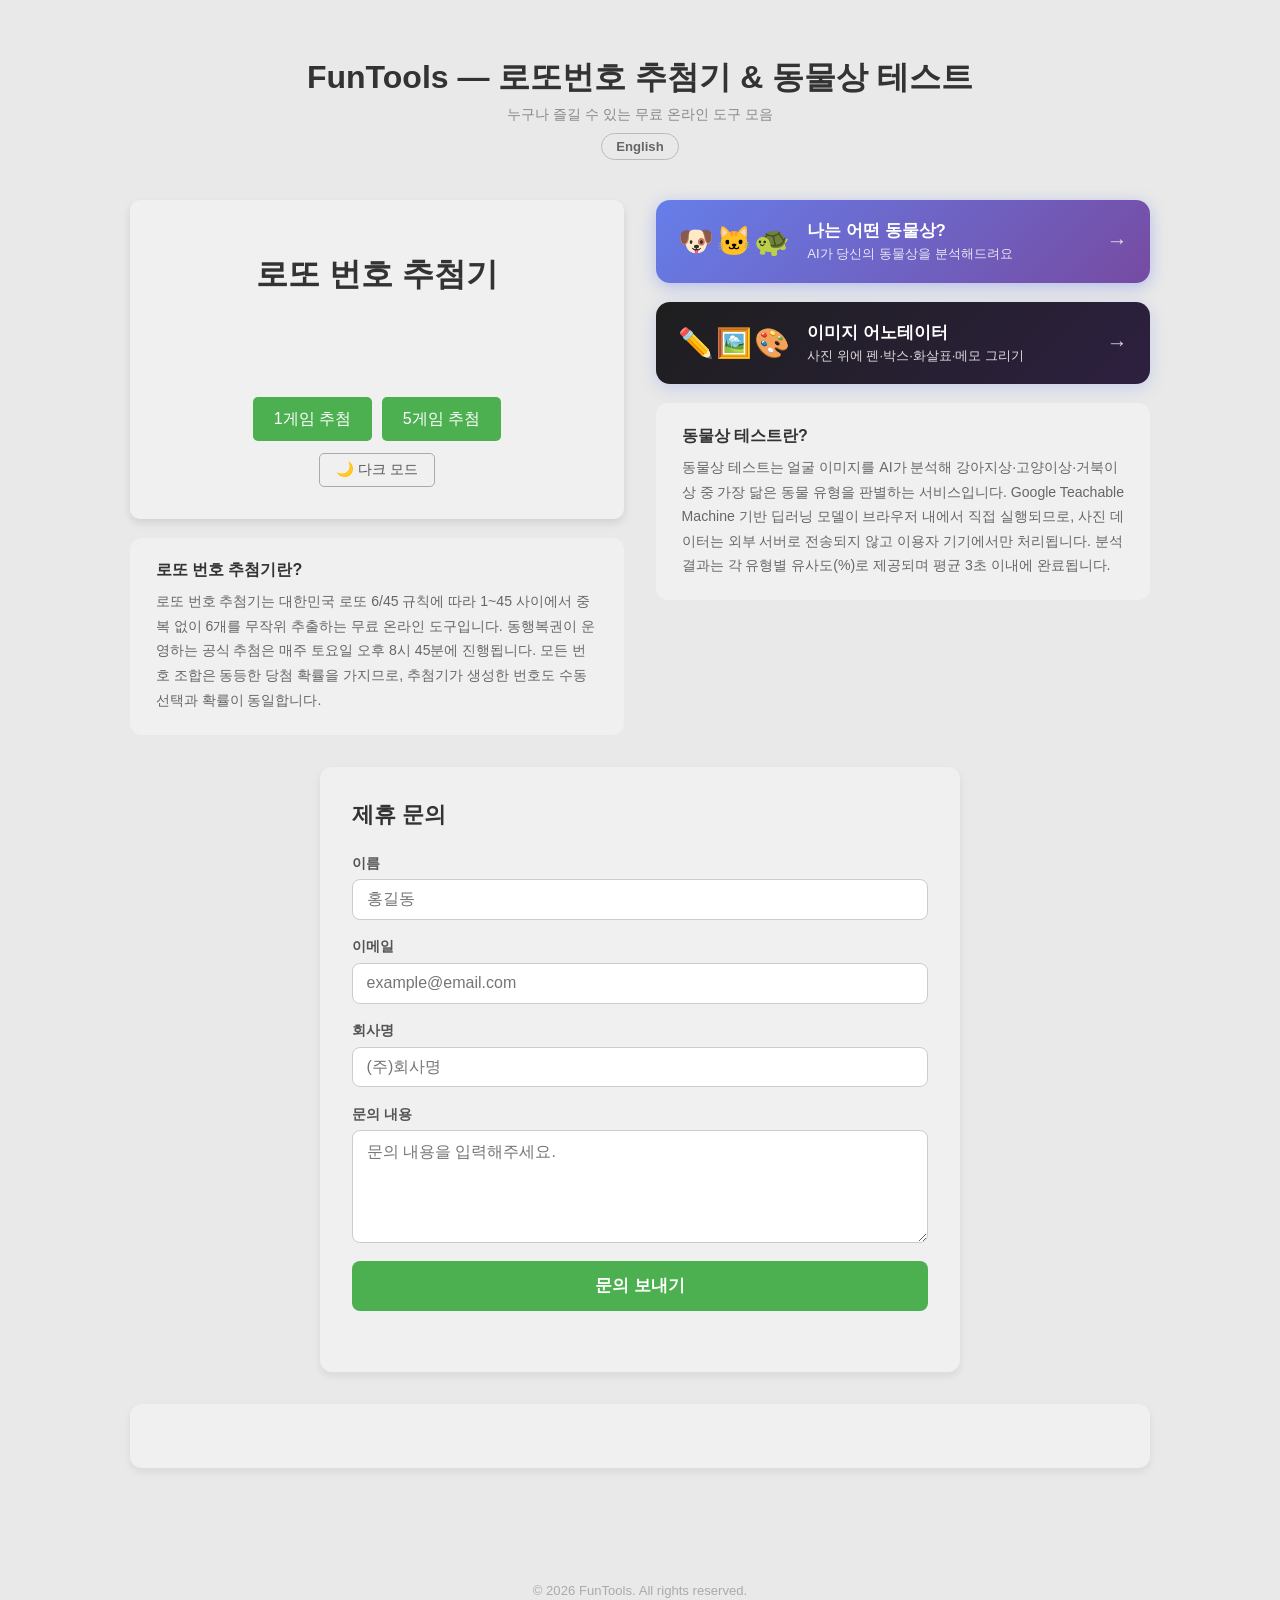
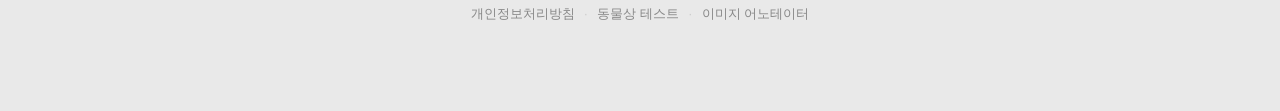
<file: index.html>
<!DOCTYPE html>
<html lang="ko">
<head>
    <!-- Google tag (gtag.js) -->
    <script async src="https://www.googletagmanager.com/gtag/js?id=G-L7MKMMWJH9"></script>
    <script>
      window.dataLayer = window.dataLayer || [];
      function gtag(){dataLayer.push(arguments);}
      gtag('js', new Date());

      gtag('config', 'G-L7MKMMWJH9');
    </script>
    <link rel="preconnect" href="https://www.googletagmanager.com">
    <link rel="preconnect" href="https://pagead2.googlesyndication.com" crossorigin>
    <link rel="dns-prefetch" href="https://www.clarity.ms">
    <meta charset="UTF-8">
    <meta name="viewport" content="width=device-width, initial-scale=1.0">
    <title>FunTools — 로또 번호 추첨기 & 동물상 테스트</title>
    <meta name="description" content="무료 온라인 도구 모음. AI 동물상 테스트로 내 얼굴이 어떤 동물을 닮았는지 알아보고, 로또 번호 추첨기로 행운의 번호를 뽑아보세요.">
    <meta name="keywords" content="동물상 테스트, 로또 번호 추첨기, AI 테스트, 무료 도구, 재미있는 테스트">
    <meta name="robots" content="index, follow">
    <meta name="author" content="FunTools">
    <meta name="theme-color" content="#667eea">
    <!-- Canonical -->
    <link rel="canonical" href="https://hamsterman.sbs/">
    <link rel="alternate" hreflang="x-default" href="https://hamsterman.sbs/">
    <!-- Open Graph -->
    <meta property="og:type" content="website">
    <meta property="og:site_name" content="FunTools">
    <meta property="og:title" content="FunTools — 로또 번호 추첨기 & 동물상 테스트">
    <meta property="og:description" content="무료 온라인 도구 모음. AI 동물상 테스트로 내 얼굴이 어떤 동물을 닮았는지 알아보고, 로또 번호 추첨기로 행운의 번호를 뽑아보세요.">
    <meta property="og:url" content="https://hamsterman.sbs/">
    <meta property="og:locale" content="ko_KR">
    <meta property="og:locale:alternate" content="en_US">
    <!-- Twitter Card -->
    <meta name="twitter:card" content="summary">
    <meta name="twitter:title" content="FunTools — 로또 번호 추첨기 & 동물상 테스트">
    <meta name="twitter:description" content="무료 온라인 도구 모음. AI 동물상 테스트로 내 얼굴이 어떤 동물을 닮았는지 알아보고, 로또 번호 추첨기로 행운의 번호를 뽑아보세요.">
    <!-- Structured Data -->
    <script type="application/ld+json">
    {
      "@context": "https://schema.org",
      "@type": "WebSite",
      "name": "FunTools",
      "url": "https://hamsterman.sbs/",
      "description": "무료 온라인 도구 모음 — 로또 번호 추첨기, AI 동물상 테스트",
      "inLanguage": ["ko", "en"]
    }
    </script>
    <script type="application/ld+json">
    {
      "@context": "https://schema.org",
      "@type": "ItemList",
      "name": "FunTools 도구 목록",
      "itemListElement": [
        {
          "@type": "ListItem",
          "position": 1,
          "name": "로또 번호 추첨기",
          "url": "https://hamsterman.sbs/"
        },
        {
          "@type": "ListItem",
          "position": 2,
          "name": "AI 동물상 테스트",
          "url": "https://hamsterman.sbs/animal-test.html"
        }
      ]
    }
    </script>
    <script type="application/ld+json">
    {
      "@context": "https://schema.org",
      "@type": "Organization",
      "name": "FunTools",
      "url": "https://hamsterman.sbs/",
      "description": "무료 온라인 도구 모음 서비스. 로또번호 추첨기와 AI 동물상 테스트를 무료로 제공합니다.",
      "foundingDate": "2026",
      "contactPoint": {
        "@type": "ContactPoint",
        "contactType": "customer support",
        "url": "https://hamsterman.sbs/#contact"
      }
    }
    </script>
    <script type="application/ld+json">
    {
      "@context": "https://schema.org",
      "@type": "FAQPage",
      "mainEntity": [
        {
          "@type": "Question",
          "name": "로또 번호 추첨기는 어떻게 작동하나요?",
          "acceptedAnswer": {
            "@type": "Answer",
            "text": "로또 번호 추첨기는 JavaScript 난수 알고리즘(Math.random)으로 1~45 사이에서 중복 없이 6개의 번호를 무작위 추출합니다. 모든 번호 조합은 동등한 확률을 가지며, 실제 로또 추첨과 완전히 독립적으로 생성됩니다."
          }
        },
        {
          "@type": "Question",
          "name": "로또 번호 추첨기는 무료인가요?",
          "acceptedAnswer": {
            "@type": "Answer",
            "text": "네, FunTools의 로또 번호 추첨기는 완전 무료입니다. 회원가입이나 앱 설치 없이 브라우저에서 즉시 이용 가능합니다."
          }
        },
        {
          "@type": "Question",
          "name": "동물상 테스트란 무엇인가요?",
          "acceptedAnswer": {
            "@type": "Answer",
            "text": "동물상 테스트는 얼굴 사진을 AI가 분석해 강아지상·고양이상·거북이상 중 가장 닮은 동물 유형을 판별하는 무료 서비스입니다. Google Teachable Machine 기반 모델이 브라우저에서 실행되어 사진이 외부로 전송되지 않습니다."
          }
        },
        {
          "@type": "Question",
          "name": "동물상 테스트는 어떤 동물상을 분석하나요?",
          "acceptedAnswer": {
            "@type": "Answer",
            "text": "강아지상, 고양이상, 거북이상 세 가지 유형을 분석합니다. 결과는 각 유형별 유사도(%)로 수치 제공되며, 평균 3초 이내에 완료됩니다."
          }
        }
      ]
    }
    </script>
    <link rel="icon" href="hamsterman.ico" type="image/x-icon">
    <link rel="stylesheet" href="style.css">
    <meta name="google-adsense-account" content="ca-pub-7044177607385540">
    <script async src="https://pagead2.googlesyndication.com/pagead/js/adsbygoogle.js?client=ca-pub-7044177607385540" crossorigin="anonymous"></script>
</head>
<body>
<div class="page-outer">
    <div class="page-wrapper">

        <header class="site-header">
            <h1 class="site-title" data-i18n="site-h1">FunTools — 로또번호 추첨기 & 동물상 테스트</h1>
            <p class="site-desc" data-i18n="site-desc">누구나 즐길 수 있는 무료 온라인 도구 모음</p>
            <button class="lang-toggle" onclick="Lang.toggle()">English</button>
        </header>

        <!-- 2-column on desktop, 1-column on mobile -->
        <div class="tools-grid">
            <div class="tool-col">
                <lotto-generator></lotto-generator>
                <section class="content-section">
                    <h2 class="section-title" data-i18n="lotto-section-title">로또 번호 추첨기란?</h2>
                    <p class="section-text" data-i18n="lotto-section-text">로또 번호 추첨기는 1~45 사이의 숫자 중 6개를 무작위로 선택해주는 도구입니다. 매주 토요일 진행되는 대한민국 로또 6/45에 사용할 번호를 간편하게 생성할 수 있습니다. 버튼 한 번으로 완전 무작위 번호를 즉시 확인하세요.</p>
                </section>
            </div>
            <div class="tool-col">
                <a href="animal-test.html" class="animal-banner">
                    <div class="animal-banner-icons">🐶🐱🐢</div>
                    <div class="animal-banner-text">
                        <strong data-i18n="animal-banner-title">나는 어떤 동물상?</strong>
                        <span data-i18n="animal-banner-sub">AI가 당신의 동물상을 분석해드려요</span>
                    </div>
                    <div class="animal-banner-arrow">→</div>
                </a>
                <a href="image-editor.html" class="animal-banner" style="background:linear-gradient(135deg,#1e1e1e,#2d2040);box-shadow:0 4px 16px rgba(102,126,234,0.25)">
                    <div class="animal-banner-icons">✏️🖼️🎨</div>
                    <div class="animal-banner-text">
                        <strong data-i18n="editor-banner-title">이미지 어노테이터</strong>
                        <span data-i18n="editor-banner-sub">사진 위에 펜·박스·화살표·메모 그리기</span>
                    </div>
                    <div class="animal-banner-arrow">→</div>
                </a>
                <section class="content-section">
                    <h2 class="section-title" data-i18n="animal-section-title">동물상 테스트란?</h2>
                    <p class="section-text" data-i18n="animal-section-text">동물상 테스트는 사진 한 장으로 내 얼굴이 어떤 동물을 닮았는지 AI가 분석해주는 재미있는 테스트입니다. 강아지상, 고양이상, 거북이상 중 어떤 동물의 특징을 가지고 있는지 확인해보세요. Google Teachable Machine 기술을 활용하여 브라우저에서 직접 이미지를 분석하며, 업로드한 사진은 외부 서버로 전송되지 않아 개인정보가 안전하게 보호됩니다.</p>
                </section>
            </div>
        </div>

        <section class="contact-section">
            <h2 data-i18n="contact-title">제휴 문의</h2>
            <form id="contact-form" action="https://formspree.io/f/mvzdazzj" method="POST">
                <div class="form-group">
                    <label for="name" data-i18n="label-name">이름</label>
                    <input type="text" id="name" name="name" data-i18n-placeholder="ph-name" placeholder="홍길동" required>
                </div>
                <div class="form-group">
                    <label for="email" data-i18n="label-email">이메일</label>
                    <input type="email" id="email" name="email" placeholder="example@email.com" required>
                </div>
                <div class="form-group">
                    <label for="company" data-i18n="label-company">회사명</label>
                    <input type="text" id="company" name="company" data-i18n-placeholder="ph-company" placeholder="(주)회사명">
                </div>
                <div class="form-group">
                    <label for="message" data-i18n="label-message">문의 내용</label>
                    <textarea id="message" name="message" rows="5" data-i18n-placeholder="ph-message" placeholder="문의 내용을 입력해주세요." required></textarea>
                </div>
                <button type="submit" class="submit-btn" data-i18n="submit-btn">문의 보내기</button>
                <p class="form-status" id="form-status"></p>
            </form>
        </section>

        <section class="disqus-section">
            <div id="disqus_thread"></div>
            <script>
                (function() {
                    var d = document, s = d.createElement('script');
                    s.src = 'https://product-001.disqus.com/embed.js';
                    s.setAttribute('data-timestamp', +new Date());
                    (d.head || d.body).appendChild(s);
                })();
            </script>
            <noscript>Please enable JavaScript to view the <a href="https://disqus.com/?ref_noscript">comments powered by Disqus.</a></noscript>
        </section>

        <!-- AddToAny BEGIN -->
        <div class="a2a_kit a2a_kit_size_32 a2a_default_style" style="text-align:center;padding:1rem 0;">
        <a class="a2a_dd" href="https://www.addtoany.com/share"></a>
        <a class="a2a_button_facebook"></a>
        <a class="a2a_button_mastodon"></a>
        <a class="a2a_button_email"></a>
        <a class="a2a_button_kakao"></a>
        <a class="a2a_button_line"></a>
        <a class="a2a_button_x"></a>
        <a class="a2a_button_reddit"></a>
        <a class="a2a_button_twitter"></a>
        <a class="a2a_button_wechat"></a>
        </div>
        <script defer src="https://static.addtoany.com/menu/page.js"></script>
        <!-- AddToAny END -->

        <footer class="site-footer">
            <p>© 2026 FunTools. All rights reserved.</p>
            <nav class="footer-nav">
                <a href="privacy.html" data-i18n="footer-privacy">개인정보처리방침</a>
                <span>·</span>
                <a href="animal-test.html" data-i18n="footer-animal">동물상 테스트</a>
                <span>·</span>
                <a href="image-editor.html" data-i18n="footer-editor">이미지 어노테이터</a>
            </nav>
        </footer>

    </div>
</div>

<script src="i18n.js"></script>
<script src="main.js"></script>
<script>
    window.TRANSLATIONS = {
        ko: {
            'page-title': 'FunTools — 로또 번호 추첨기 & 동물상 테스트',
            'site-h1': 'FunTools — 로또번호 추첨기 & 동물상 테스트',
            'site-desc': '누구나 즐길 수 있는 무료 온라인 도구 모음',
            'lotto-section-title': '로또 번호 추첨기란?',
            'lotto-section-text': '로또 번호 추첨기는 대한민국 로또 6/45 규칙에 따라 1~45 사이에서 중복 없이 6개를 무작위 추출하는 무료 온라인 도구입니다. 동행복권이 운영하는 공식 추첨은 매주 토요일 오후 8시 45분에 진행됩니다. 모든 번호 조합은 동등한 당첨 확률을 가지므로, 추첨기가 생성한 번호도 수동 선택과 확률이 동일합니다.',
            'animal-banner-title': '나는 어떤 동물상?',
            'animal-banner-sub': 'AI가 당신의 동물상을 분석해드려요',
            'editor-banner-title': '이미지 어노테이터',
            'editor-banner-sub': '사진 위에 펜·박스·화살표·메모 그리기',
            'animal-section-title': '동물상 테스트란?',
            'animal-section-text': '동물상 테스트는 얼굴 이미지를 AI가 분석해 강아지상·고양이상·거북이상 중 가장 닮은 동물 유형을 판별하는 서비스입니다. Google Teachable Machine 기반 딥러닝 모델이 브라우저 내에서 직접 실행되므로, 사진 데이터는 외부 서버로 전송되지 않고 이용자 기기에서만 처리됩니다. 분석 결과는 각 유형별 유사도(%)로 제공되며 평균 3초 이내에 완료됩니다.',
            'contact-title': '제휴 문의',
            'label-name': '이름', 'label-email': '이메일', 'label-company': '회사명', 'label-message': '문의 내용',
            'ph-name': '홍길동', 'ph-company': '(주)회사명', 'ph-message': '문의 내용을 입력해주세요.',
            'submit-btn': '문의 보내기',
            'footer-privacy': '개인정보처리방침', 'footer-animal': '동물상 테스트', 'footer-editor': '이미지 어노테이터',
            'form-success': '문의가 접수되었습니다. 감사합니다!',
            'form-error': '전송에 실패했습니다. 다시 시도해주세요.',
            'form-sending': '전송 중...',
        },
        en: {
            'page-title': 'FunTools — Power Ball Generator & Animal Face Test',
            'site-h1': 'FunTools — Power Ball Generator & Animal Face Test',
            'site-desc': 'A free collection of fun online tools for everyone',
            'lotto-section-title': 'What is the Power Ball Generator?',
            'lotto-section-text': 'The Power Ball Generator is a free online tool that randomly selects 6 unique numbers from 1–45. Generate 1 game for a quick pick, or draw 5 games at once to cover more combinations. Every number set has an equal probability — machine-generated picks carry the same odds as any hand-chosen set.',
            'animal-banner-title': 'Which Animal Do I Resemble?',
            'animal-banner-sub': 'AI analyzes your animal face type from a photo',
            'editor-banner-title': 'Image Annotator',
            'editor-banner-sub': 'Draw pens, boxes, arrows & notes on photos',
            'animal-section-title': 'What is the Animal Face Test?',
            'animal-section-text': 'The Animal Face Test uses a deep learning model (Google Teachable Machine) to classify your face as a Dog, Cat, or Turtle type. All AI inference runs directly in your browser — your photo is never transmitted to any server. Results show a similarity score (%) for each animal type and are ready within an average of 3 seconds.',
            'contact-title': 'Partnership Inquiry',
            'label-name': 'Name', 'label-email': 'Email', 'label-company': 'Company', 'label-message': 'Message',
            'ph-name': 'John Doe', 'ph-company': 'Company Name', 'ph-message': 'Please enter your inquiry.',
            'submit-btn': 'Send Inquiry',
            'footer-privacy': 'Privacy Policy', 'footer-animal': 'Animal Face Test', 'footer-editor': 'Image Annotator',
            'form-success': 'Your inquiry has been received. Thank you!',
            'form-error': 'Failed to send. Please try again.',
            'form-sending': 'Sending...',
        }
    };

    Lang.init();

    const form = document.getElementById('contact-form');
    const status = document.getElementById('form-status');

    form.addEventListener('submit', async (e) => {
        e.preventDefault();
        const btn = form.querySelector('.submit-btn');
        const t = window.TRANSLATIONS[Lang.get()];
        btn.disabled = true;
        btn.textContent = t['form-sending'];

        const res = await fetch(form.action, {
            method: 'POST',
            body: new FormData(form),
            headers: { 'Accept': 'application/json' }
        });

        if (res.ok) {
            status.textContent = t['form-success'];
            status.className = 'form-status success';
            form.reset();
        } else {
            status.textContent = t['form-error'];
            status.className = 'form-status error';
        }

        btn.disabled = false;
        btn.textContent = t['submit-btn'];
    });
</script>
<script>(function(c,l,a,r,i,t,y){c[a]=c[a]||function(){(c[a].q=c[a].q||[]).push(arguments)};t=l.createElement(r);t.async=1;t.src="https://www.clarity.ms/tag/"+i;y=l.getElementsByTagName(r)[0];y.parentNode.insertBefore(t,y)})(window,document,"clarity","script","wfk1ps9vyi");</script>
</body>
</html>
</file>
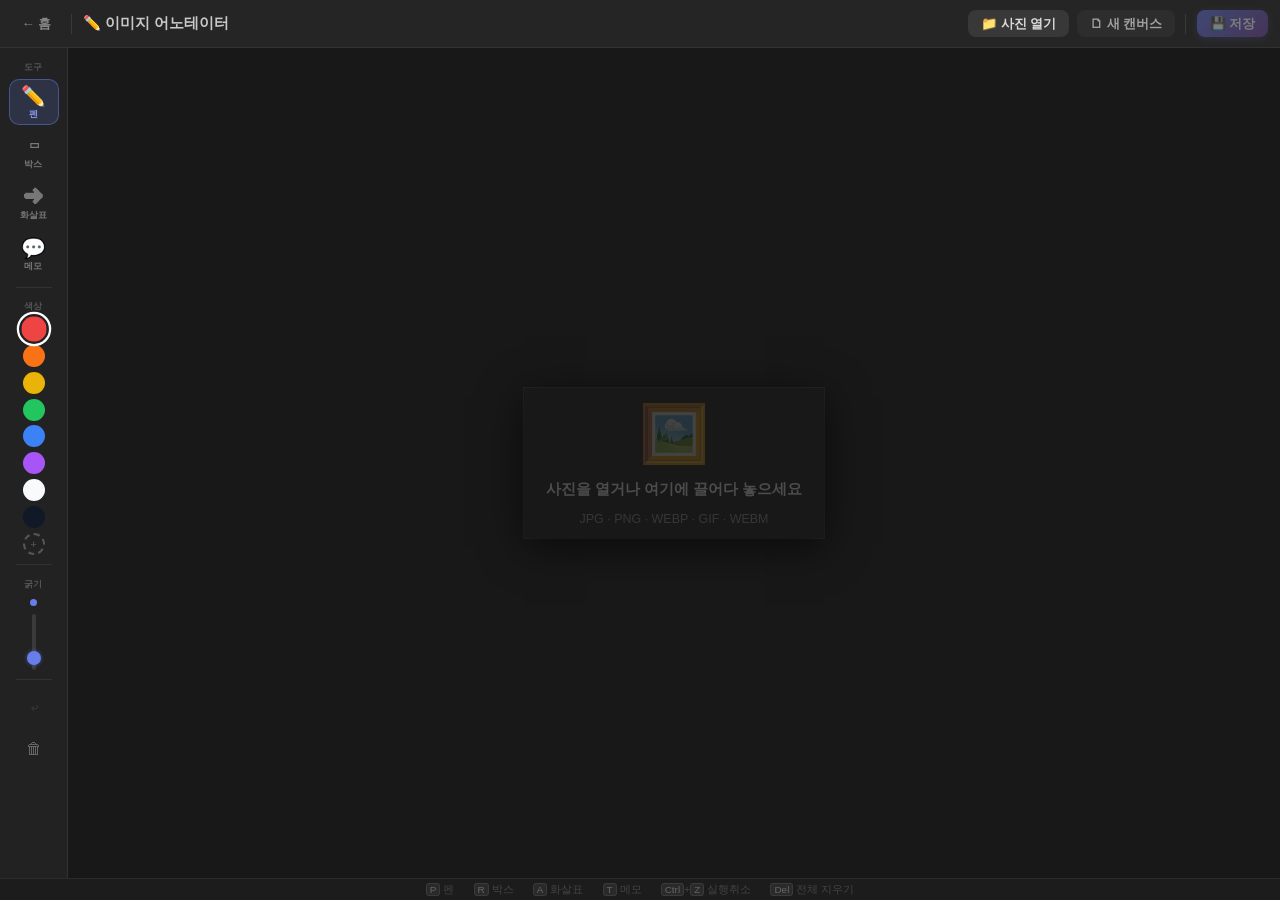
<file: image-editor.html>
<!DOCTYPE html>
<html lang="ko">
<head>
    <!-- Google tag (gtag.js) -->
    <script async src="https://www.googletagmanager.com/gtag/js?id=G-L7MKMMWJH9"></script>
    <script>
      window.dataLayer = window.dataLayer || [];
      function gtag(){dataLayer.push(arguments);}
      gtag('js', new Date());
      gtag('config', 'G-L7MKMMWJH9');
    </script>
    <link rel="preconnect" href="https://www.googletagmanager.com">
    <link rel="preconnect" href="https://pagead2.googlesyndication.com" crossorigin>
    <meta charset="UTF-8">
    <meta name="viewport" content="width=device-width, initial-scale=1.0">
    <title>이미지 어노테이터 — 사진 위에 펜·박스·화살표·메모 | FunTools</title>
    <meta name="description" content="사진 위에 펜, 박스, 화살표, 스티커 메모로 자유롭게 낙서하고 메모하세요. 무료 브라우저 기반 이미지 어노테이션 도구.">
    <meta name="keywords" content="이미지 편집, 사진 낙서, 어노테이션, 화살표, 메모, 이미지 마킹">
    <meta name="robots" content="index, follow">
    <meta name="author" content="FunTools">
    <meta name="theme-color" content="#1e1e1e">
    <link rel="canonical" href="https://hamsterman.sbs/image-editor.html">
    <link rel="alternate" hreflang="x-default" href="https://hamsterman.sbs/image-editor.html">
    <meta property="og:type" content="website">
    <meta property="og:site_name" content="FunTools">
    <meta property="og:title" content="이미지 어노테이터 — 사진에 펜·박스·화살표·메모">
    <meta property="og:description" content="사진 위에 펜, 박스, 화살표, 스티커 메모로 자유롭게 낙서하고 메모하세요. 무료 브라우저 기반 어노테이션 도구.">
    <meta property="og:url" content="https://hamsterman.sbs/image-editor.html">
    <meta property="og:locale" content="ko_KR">
    <meta name="twitter:card" content="summary">
    <meta name="twitter:title" content="이미지 어노테이터 — 사진에 펜·박스·화살표·메모">
    <meta name="twitter:description" content="사진 위에 펜, 박스, 화살표, 스티커 메모로 자유롭게 낙서하고 메모하세요.">
    <link rel="icon" href="hamsterman.ico" type="image/x-icon">
    <script async src="https://pagead2.googlesyndication.com/pagead/js/adsbygoogle.js?client=ca-pub-7044177607385540" crossorigin="anonymous"></script>
    <style>
        * { box-sizing: border-box; margin: 0; padding: 0; }

        body {
            background: #1a1a1a;
            color: #e6e6e6;
            font-family: 'Apple SD Gothic Neo', 'Noto Sans KR', sans-serif;
            display: flex;
            flex-direction: column;
            height: 100dvh;
            overflow: hidden;
            user-select: none;
            -webkit-user-select: none;
        }

        /* ── Top bar ─────────────────────────────────── */
        .topbar {
            display: flex;
            align-items: center;
            gap: 0.5rem;
            padding: 0 0.75rem;
            height: 48px;
            background: #252525;
            border-bottom: 1px solid #333;
            flex-shrink: 0;
            z-index: 20;
        }

        .topbar-home {
            display: flex;
            align-items: center;
            gap: 0.25rem;
            padding: 0.3rem 0.6rem;
            border-radius: 8px;
            background: transparent;
            color: rgba(230,230,230,0.5);
            text-decoration: none;
            font-size: 0.82rem;
            font-weight: 600;
            transition: background 0.15s, color 0.15s;
            white-space: nowrap;
        }
        .topbar-home:hover { background: rgba(255,255,255,0.08); color: #e6e6e6; }

        .topbar-title {
            font-size: 0.92rem;
            font-weight: 700;
            color: #c8c8c8;
            flex: 1;
            white-space: nowrap;
            overflow: hidden;
            text-overflow: ellipsis;
        }

        .topbar-sep { width: 1px; height: 20px; background: #3a3a3a; margin: 0 0.15rem; }

        .topbar-btn {
            padding: 0.3rem 0.8rem;
            border: none;
            border-radius: 8px;
            font-size: 0.82rem;
            font-weight: 700;
            cursor: pointer;
            white-space: nowrap;
            transition: background 0.15s, opacity 0.15s;
        }

        .btn-upload { background: #383838; color: #d8d8d8; }
        .btn-upload:hover { background: #484848; }

        .btn-new { background: #2d2d2d; color: #a0a0a0; }
        .btn-new:hover { background: #3a3a3a; color: #c8c8c8; }

        .btn-export {
            background: linear-gradient(135deg, #667eea, #764ba2);
            color: white;
            box-shadow: 0 2px 8px rgba(102,126,234,0.35);
        }
        .btn-export:hover { opacity: 0.88; }
        .btn-export:disabled { opacity: 0.4; cursor: default; }

        /* ── Main layout ─────────────────────────────── */
        .main {
            display: flex;
            flex: 1;
            overflow: hidden;
            min-height: 0;
        }

        /* ── Sidebar / Toolbar ───────────────────────── */
        .sidebar {
            width: 68px;
            background: #222;
            border-right: 1px solid #333;
            display: flex;
            flex-direction: column;
            align-items: center;
            padding: 0.6rem 0;
            gap: 0.3rem;
            overflow-y: auto;
            overflow-x: hidden;
            flex-shrink: 0;
            scrollbar-width: none;
        }
        .sidebar::-webkit-scrollbar { display: none; }

        .sidebar-label {
            font-size: 0.58rem;
            font-weight: 700;
            letter-spacing: 0.08em;
            color: #555;
            text-transform: uppercase;
            margin: 0.2rem 0 0;
        }

        .sidebar-divider {
            width: 36px;
            height: 1px;
            background: #333;
            margin: 0.3rem 0;
        }

        .tool-btn {
            width: 50px;
            height: 46px;
            display: flex;
            flex-direction: column;
            align-items: center;
            justify-content: center;
            gap: 2px;
            background: transparent;
            border: 1.5px solid transparent;
            border-radius: 10px;
            cursor: pointer;
            color: #777;
            font-size: 1.25rem;
            transition: background 0.15s, color 0.15s, border-color 0.15s;
        }
        .tool-btn .lbl {
            font-size: 0.58rem;
            font-weight: 700;
            letter-spacing: 0.02em;
            line-height: 1;
        }
        .tool-btn:hover { background: rgba(255,255,255,0.07); color: #c8c8c8; }
        .tool-btn.active {
            background: rgba(102,126,234,0.18);
            border-color: rgba(102,126,234,0.45);
            color: #9aabf0;
        }
        .tool-btn.active .lbl { color: #8898e8; }

        .color-dot {
            width: 22px;
            height: 22px;
            border-radius: 50%;
            cursor: pointer;
            border: 2px solid transparent;
            outline: 2px solid transparent;
            transition: transform 0.12s, outline-color 0.12s;
            flex-shrink: 0;
        }
        .color-dot:hover { transform: scale(1.2); }
        .color-dot.sel {
            outline-color: #fff;
            outline-offset: 2px;
            transform: scale(1.15);
        }

        .color-pick-btn {
            width: 22px;
            height: 22px;
            border-radius: 50%;
            border: 2px dashed #555;
            background: transparent;
            cursor: pointer;
            display: flex;
            align-items: center;
            justify-content: center;
            font-size: 0.7rem;
            color: #555;
            transition: border-color 0.15s, color 0.15s;
        }
        .color-pick-btn:hover { border-color: #888; color: #aaa; }

        .stroke-wrap {
            display: flex;
            flex-direction: column;
            align-items: center;
            gap: 4px;
        }

        .stroke-preview {
            width: 32px;
            height: 14px;
            display: flex;
            align-items: center;
            justify-content: center;
        }

        .stroke-dot {
            background: #667eea;
            border-radius: 50%;
            width: 4px;
            height: 4px;
            transition: width 0.1s, height 0.1s;
        }

        input[type=range].stroke-slider {
            -webkit-appearance: none;
            appearance: none;
            writing-mode: vertical-lr;
            direction: rtl;
            width: 4px;
            height: 56px;
            background: #3a3a3a;
            border-radius: 2px;
            cursor: pointer;
            outline: none;
        }
        input[type=range].stroke-slider::-webkit-slider-thumb {
            -webkit-appearance: none;
            width: 14px;
            height: 14px;
            background: #667eea;
            border-radius: 50%;
            cursor: pointer;
            box-shadow: 0 0 4px rgba(102,126,234,0.5);
        }
        input[type=range].stroke-slider::-moz-range-thumb {
            width: 14px;
            height: 14px;
            background: #667eea;
            border-radius: 50%;
            cursor: pointer;
            border: none;
        }

        .icon-action-btn {
            width: 50px;
            height: 36px;
            display: flex;
            align-items: center;
            justify-content: center;
            background: transparent;
            border: none;
            border-radius: 8px;
            cursor: pointer;
            color: #666;
            font-size: 1rem;
            transition: background 0.15s, color 0.15s;
        }
        .icon-action-btn:hover { background: rgba(255,255,255,0.07); color: #c8c8c8; }
        .icon-action-btn.del:hover { background: rgba(239,68,68,0.15); color: #f87171; }
        .icon-action-btn:disabled { opacity: 0.3; cursor: default; }
        .icon-action-btn:disabled:hover { background: transparent; color: #666; }

        /* ── Canvas area ─────────────────────────────── */
        .canvas-area {
            flex: 1;
            display: flex;
            align-items: center;
            justify-content: center;
            overflow: auto;
            padding: 1.5rem;
            background: #181818;
            position: relative;
            min-height: 0;
        }

        .upload-hint {
            position: absolute;
            display: flex;
            flex-direction: column;
            align-items: center;
            gap: 0.75rem;
            pointer-events: none;
            text-align: center;
        }
        .upload-hint-icon { font-size: 3.5rem; opacity: 0.18; }
        .upload-hint-main { font-size: 0.95rem; font-weight: 700; color: rgba(230,230,230,0.25); }
        .upload-hint-sub  { font-size: 0.78rem; color: rgba(230,230,230,0.15); }

        #main-canvas {
            display: block;
            box-shadow: 0 8px 40px rgba(0,0,0,0.6), 0 0 0 1px rgba(255,255,255,0.06);
            cursor: crosshair;
            touch-action: none;
            max-width: 100%;
            max-height: 100%;
        }
        #main-canvas.cur-text  { cursor: text; }
        #main-canvas.cur-cell  { cursor: cell; }

        /* ── Text input overlay ──────────────────────── */
        .text-overlay {
            position: fixed;
            z-index: 200;
            min-width: 140px;
            max-width: 280px;
            padding: 0.4rem 0.7rem;
            background: #1e1e1e;
            border: 2px solid #667eea;
            border-radius: 8px;
            color: #e6e6e6;
            font-size: 13px;
            font-family: inherit;
            outline: none;
            box-shadow: 0 4px 20px rgba(0,0,0,0.5);
        }

        /* ── Keyboard hint strip ─────────────────────── */
        .hint-strip {
            height: 22px;
            background: #1c1c1c;
            border-top: 1px solid #2c2c2c;
            display: flex;
            align-items: center;
            justify-content: center;
            gap: 1.2rem;
            flex-shrink: 0;
            padding: 0 1rem;
        }
        .hint-strip span {
            font-size: 0.66rem;
            color: #444;
            white-space: nowrap;
        }
        .hint-strip kbd {
            font-family: inherit;
            background: #2a2a2a;
            color: #666;
            border: 1px solid #3a3a3a;
            border-radius: 3px;
            padding: 0 3px;
            font-size: 0.62rem;
        }

        /* ── Mobile bottom bar ───────────────────────── */
        @media (max-width: 600px) {
            .topbar-title { display: none; }
            .topbar-sep { display: none; }
            .btn-new { display: none; }

            .sidebar {
                position: fixed;
                bottom: 0;
                left: 0;
                right: 0;
                width: 100%;
                height: 64px;
                flex-direction: row;
                justify-content: flex-start;
                align-items: center;
                padding: 0 0.5rem;
                border-right: none;
                border-top: 1px solid #333;
                overflow-x: auto;
                overflow-y: hidden;
                gap: 0.2rem;
                z-index: 30;
            }

            .sidebar-label { display: none; }
            .sidebar-divider { width: 1px; height: 36px; margin: 0 0.2rem; }
            .tool-btn { width: 46px; height: 50px; flex-shrink: 0; }

            input[type=range].stroke-slider {
                writing-mode: horizontal-tb;
                direction: ltr;
                width: 56px;
                height: 4px;
            }

            .stroke-wrap { flex-direction: row; gap: 6px; }
            .stroke-preview { display: none; }

            .canvas-area {
                padding: 1rem;
                padding-bottom: 80px;
            }

            .hint-strip { display: none; }
        }
    </style>
</head>
<body>

<!-- Top bar -->
<div class="topbar">
    <a href="index.html" class="topbar-home">← 홈</a>
    <div class="topbar-sep"></div>
    <span class="topbar-title">✏️ 이미지 어노테이터</span>
    <button class="topbar-btn btn-upload" id="upload-btn" onclick="document.getElementById('file-input').click()">📁 사진 열기</button>
    <button class="topbar-btn btn-new"    id="new-btn"    onclick="newBlankCanvas()">🗋 새 캔버스</button>
    <div class="topbar-sep"></div>
    <button class="topbar-btn btn-export" id="export-btn" onclick="exportImage()" disabled>💾 저장</button>
</div>

<!-- Main -->
<div class="main">

    <!-- Sidebar toolbar -->
    <div class="sidebar" id="sidebar">

        <span class="sidebar-label">도구</span>

        <button class="tool-btn active" data-tool="pen"   onclick="setTool('pen')"   title="펜 (P)">
            ✏️<span class="lbl">펜</span>
        </button>
        <button class="tool-btn" data-tool="rect"         onclick="setTool('rect')"  title="박스 (R)">
            ▭<span class="lbl">박스</span>
        </button>
        <button class="tool-btn" data-tool="arrow"        onclick="setTool('arrow')" title="화살표 (A)">
            ➜<span class="lbl">화살표</span>
        </button>
        <button class="tool-btn" data-tool="text"         onclick="setTool('text')"  title="메모 (T)">
            💬<span class="lbl">메모</span>
        </button>

        <div class="sidebar-divider"></div>
        <span class="sidebar-label">색상</span>

        <div class="color-dot sel" style="background:#ef4444" data-color="#ef4444" onclick="pickDot(this)" title="빨강"></div>
        <div class="color-dot"    style="background:#f97316" data-color="#f97316" onclick="pickDot(this)" title="주황"></div>
        <div class="color-dot"    style="background:#eab308" data-color="#eab308" onclick="pickDot(this)" title="노랑"></div>
        <div class="color-dot"    style="background:#22c55e" data-color="#22c55e" onclick="pickDot(this)" title="초록"></div>
        <div class="color-dot"    style="background:#3b82f6" data-color="#3b82f6" onclick="pickDot(this)" title="파랑"></div>
        <div class="color-dot"    style="background:#a855f7" data-color="#a855f7" onclick="pickDot(this)" title="보라"></div>
        <div class="color-dot"    style="background:#f8fafc" data-color="#f8fafc" onclick="pickDot(this)" title="흰색"></div>
        <div class="color-dot"    style="background:#111827" data-color="#111827" onclick="pickDot(this)" title="검정"></div>

        <input type="color" id="color-picker" value="#ef4444"
               style="opacity:0;position:absolute;pointer-events:none;width:0;height:0"
               oninput="pickCustom(this.value)">
        <button class="color-pick-btn" onclick="document.getElementById('color-picker').click()" title="직접 선택">+</button>

        <div class="sidebar-divider"></div>
        <span class="sidebar-label">굵기</span>

        <div class="stroke-wrap">
            <div class="stroke-preview">
                <div class="stroke-dot" id="stroke-dot"></div>
            </div>
            <input type="range" class="stroke-slider" id="stroke-slider"
                   min="1" max="20" value="3"
                   oninput="onStrokeChange(this.value)">
        </div>

        <div class="sidebar-divider"></div>

        <button class="icon-action-btn" id="undo-btn" onclick="undo()" disabled title="실행취소 (Ctrl+Z)">↩</button>
        <button class="icon-action-btn del" id="clear-btn" onclick="clearAll()" title="전체 지우기">🗑</button>

    </div>

    <!-- Canvas area -->
    <div class="canvas-area" id="canvas-area"
         ondragover="event.preventDefault(); event.dataTransfer.dropEffect='copy';"
         ondrop="onDrop(event)">
        <div class="upload-hint" id="upload-hint">
            <div class="upload-hint-icon">🖼️</div>
            <p class="upload-hint-main">사진을 열거나 여기에 끌어다 놓으세요</p>
            <p class="upload-hint-sub">JPG · PNG · WEBP · GIF · WEBM</p>
        </div>
        <canvas id="main-canvas"></canvas>
    </div>

</div>

<!-- Keyboard hint strip -->
<div class="hint-strip">
    <span><kbd>P</kbd> 펜</span>
    <span><kbd>R</kbd> 박스</span>
    <span><kbd>A</kbd> 화살표</span>
    <span><kbd>T</kbd> 메모</span>
    <span><kbd>Ctrl</kbd>+<kbd>Z</kbd> 실행취소</span>
    <span><kbd>Del</kbd> 전체 지우기</span>
</div>

<!-- Hidden file input -->
<input type="file" id="file-input" accept="image/*" onchange="onFileInput(event)" style="display:none">

<script>
/* ─── State ──────────────────────────────────────────────── */
const canvas   = document.getElementById('main-canvas');
const ctx      = canvas.getContext('2d');
const area     = document.getElementById('canvas-area');
const hint     = document.getElementById('upload-hint');
const undoBtn  = document.getElementById('undo-btn');
const expBtn   = document.getElementById('export-btn');
const strokeDot = document.getElementById('stroke-dot');

let bgImage    = null;   // HTMLImageElement
let ops        = [];     // completed operations
let isDrawing  = false;
let startX = 0, startY = 0;
let livePath   = [];     // for pen live preview
let tool       = 'pen';
let color      = '#ef4444';
let strokeW    = 3;
let hasCanvas  = false;
let textEl     = null;   // floating <input>

/* ─── Canvas init ────────────────────────────────────────── */
function setCanvasSize(w, h) {
    canvas.width  = w;
    canvas.height = h;
    hasCanvas = true;
    hint.style.display = 'none';
    expBtn.disabled = false;
    redraw();
}

function loadImage(src) {
    const img = new Image();
    img.onload = () => {
        bgImage = img;
        const maxW = area.clientWidth  - 32;
        const maxH = area.clientHeight - 32;
        const ratio = Math.min(maxW / img.width, maxH / img.height, 1);
        ops = [];
        setCanvasSize(Math.round(img.width * ratio), Math.round(img.height * ratio));
        syncUndoBtn();
    };
    img.src = src;
}

function newBlankCanvas() {
    const w = Math.min(area.clientWidth  - 32, 900);
    const h = Math.min(area.clientHeight - 32, 680);
    bgImage = null;
    ops = [];
    setCanvasSize(w, h);
    syncUndoBtn();
}

/* ─── Redraw ─────────────────────────────────────────────── */
function redraw() {
    ctx.clearRect(0, 0, canvas.width, canvas.height);
    if (bgImage) {
        ctx.drawImage(bgImage, 0, 0, canvas.width, canvas.height);
    } else {
        ctx.fillStyle = '#ffffff';
        ctx.fillRect(0, 0, canvas.width, canvas.height);
    }
    ops.forEach(drawOp);
}

function drawOp(op) {
    ctx.save();
    ctx.strokeStyle = op.color;
    ctx.fillStyle   = op.color;
    ctx.lineWidth   = op.w;
    ctx.lineCap     = 'round';
    ctx.lineJoin    = 'round';

    switch (op.type) {
        case 'pen':
            if (op.path.length === 1) {
                ctx.beginPath();
                ctx.arc(op.path[0].x, op.path[0].y, op.w / 2, 0, Math.PI * 2);
                ctx.fill();
            } else {
                ctx.beginPath();
                op.path.forEach((p, i) => i === 0 ? ctx.moveTo(p.x, p.y) : ctx.lineTo(p.x, p.y));
                ctx.stroke();
            }
            break;

        case 'rect':
            ctx.strokeRect(op.x, op.y, op.dw, op.dh);
            break;

        case 'arrow':
            drawArrow(ctx, op.x1, op.y1, op.x2, op.y2, op.color, op.w);
            break;

        case 'text':
            drawNote(ctx, op.x, op.y, op.text, op.color);
            break;
    }
    ctx.restore();
}

function drawArrow(ctx, x1, y1, x2, y2, col, w) {
    const dx = x2 - x1, dy = y2 - y1;
    const len = Math.sqrt(dx * dx + dy * dy);
    if (len < 2) return;
    const head = Math.max(14, w * 4);
    const angle = Math.atan2(dy, dx);

    ctx.save();
    ctx.strokeStyle = col;
    ctx.fillStyle   = col;
    ctx.lineWidth   = w;
    ctx.lineCap     = 'round';

    /* shaft — stop before arrowhead to avoid overlap */
    const shaftEnd = head * 0.55;
    ctx.beginPath();
    ctx.moveTo(x1, y1);
    ctx.lineTo(x2 - shaftEnd * Math.cos(angle), y2 - shaftEnd * Math.sin(angle));
    ctx.stroke();

    /* arrowhead */
    ctx.beginPath();
    ctx.moveTo(x2, y2);
    ctx.lineTo(x2 - head * Math.cos(angle - Math.PI / 6), y2 - head * Math.sin(angle - Math.PI / 6));
    ctx.lineTo(x2 - head * Math.cos(angle + Math.PI / 6), y2 - head * Math.sin(angle + Math.PI / 6));
    ctx.closePath();
    ctx.fill();
    ctx.restore();
}

function drawNote(ctx, x, y, text, col) {
    const PAD = 9, FS = 13, LH = FS + 4, R = 7;
    ctx.save();
    ctx.font = `bold ${FS}px 'Apple SD Gothic Neo','Noto Sans KR',sans-serif`;
    const tw  = ctx.measureText(text).width;
    const nw  = tw + PAD * 2;
    const nh  = LH + PAD * 2;

    /* shadow */
    ctx.shadowColor   = 'rgba(0,0,0,0.35)';
    ctx.shadowBlur    = 8;
    ctx.shadowOffsetY = 3;

    /* background chip */
    ctx.fillStyle = col;
    ctx.beginPath();
    ctx.moveTo(x + R, y);
    ctx.lineTo(x + nw - R, y);
    ctx.quadraticCurveTo(x + nw, y,      x + nw, y + R);
    ctx.lineTo(x + nw, y + nh - R);
    ctx.quadraticCurveTo(x + nw, y + nh, x + nw - R, y + nh);
    ctx.lineTo(x + R, y + nh);
    ctx.quadraticCurveTo(x, y + nh,      x, y + nh - R);
    ctx.lineTo(x, y + R);
    ctx.quadraticCurveTo(x, y,           x + R, y);
    ctx.closePath();
    ctx.fill();

    ctx.shadowColor = 'transparent';
    ctx.fillStyle   = '#fff';
    ctx.fillText(text, x + PAD, y + PAD + FS);
    ctx.restore();
}

/* live preview while dragging */
function previewDraw(x2, y2) {
    redraw();
    ctx.save();
    ctx.strokeStyle = color;
    ctx.fillStyle   = color;
    ctx.lineWidth   = strokeW;
    ctx.lineCap     = 'round';
    ctx.lineJoin    = 'round';

    if (tool === 'pen' && livePath.length > 0) {
        ctx.beginPath();
        livePath.forEach((p, i) => i === 0 ? ctx.moveTo(p.x, p.y) : ctx.lineTo(p.x, p.y));
        ctx.lineTo(x2, y2);
        ctx.stroke();
    } else if (tool === 'rect') {
        ctx.strokeRect(startX, startY, x2 - startX, y2 - startY);
    } else if (tool === 'arrow') {
        drawArrow(ctx, startX, startY, x2, y2, color, strokeW);
    }
    ctx.restore();
}

/* ─── Pointer helpers ────────────────────────────────────── */
function canvasPos(e) {
    const r = canvas.getBoundingClientRect();
    return {
        x: (e.clientX - r.left) * (canvas.width  / r.width),
        y: (e.clientY - r.top)  * (canvas.height / r.height)
    };
}

/* ─── Pointer events ─────────────────────────────────────── */
function onPointerDown(e) {
    if (!hasCanvas) return;
    if (tool === 'text') { showTextInput(e); return; }
    isDrawing = true;
    canvas.setPointerCapture(e.pointerId);
    const p = canvasPos(e);
    startX = p.x; startY = p.y;
    livePath = [p];
}

function onPointerMove(e) {
    if (!isDrawing) return;
    const p = canvasPos(e);
    livePath.push(p);
    previewDraw(p.x, p.y);
}

function onPointerUp(e) {
    if (!isDrawing) return;
    isDrawing = false;
    const p = canvasPos(e);

    if (tool === 'pen') {
        livePath.push(p);
        ops.push({ type:'pen', path:[...livePath], color, w:strokeW });
    } else if (tool === 'rect') {
        const dw = p.x - startX, dh = p.y - startY;
        if (Math.abs(dw) > 2 || Math.abs(dh) > 2)
            ops.push({ type:'rect', x:startX, y:startY, dw, dh, color, w:strokeW });
    } else if (tool === 'arrow') {
        const dx = p.x - startX, dy = p.y - startY;
        if (Math.sqrt(dx*dx + dy*dy) > 5)
            ops.push({ type:'arrow', x1:startX, y1:startY, x2:p.x, y2:p.y, color, w:strokeW });
    }
    redraw();
    syncUndoBtn();
}

canvas.addEventListener('pointerdown', onPointerDown);
canvas.addEventListener('pointermove', onPointerMove);
canvas.addEventListener('pointerup',   onPointerUp);
canvas.addEventListener('pointerleave', e => { if(isDrawing) onPointerUp(e); });

/* ─── Text / Note overlay ────────────────────────────────── */
function showTextInput(e) {
    if (textEl) commitText();
    const p = canvasPos(e);
    const r = canvas.getBoundingClientRect();
    const sx = r.width  / canvas.width;
    const sy = r.height / canvas.height;

    textEl = document.createElement('input');
    textEl.type = 'text';
    textEl.className = 'text-overlay';
    textEl.placeholder = '메모 입력 후 Enter';
    textEl.style.left = (r.left + p.x * sx) + 'px';
    textEl.style.top  = (r.top  + p.y * sy - 18) + 'px';
    textEl.style.borderColor = color;
    textEl._cx = p.x;
    textEl._cy = p.y - 18;

    document.body.appendChild(textEl);

    textEl.addEventListener('keydown', ev => {
        if (ev.key === 'Enter')  { ev.stopPropagation(); commitText(); }
        if (ev.key === 'Escape') { ev.stopPropagation(); cancelText(); }
    });
    textEl.addEventListener('blur', () => commitText());

    setTimeout(() => textEl && textEl.focus(), 30);
}

function commitText() {
    if (!textEl) return;
    const txt = textEl.value.trim();
    if (txt) {
        ops.push({ type:'text', x:textEl._cx, y:textEl._cy, text:txt, color, w:strokeW });
        redraw();
        syncUndoBtn();
    }
    textEl.remove();
    textEl = null;
}

function cancelText() {
    if (!textEl) return;
    textEl.remove();
    textEl = null;
}

/* ─── Tool / color / stroke ──────────────────────────────── */
function setTool(t) {
    tool = t;
    document.querySelectorAll('.tool-btn').forEach(b => b.classList.toggle('active', b.dataset.tool === t));
    canvas.className = t === 'text' ? 'cur-text' : '';
}

function pickDot(el) {
    color = el.dataset.color;
    document.querySelectorAll('.color-dot').forEach(d => d.classList.remove('sel'));
    el.classList.add('sel');
    document.getElementById('color-picker').value = color;
}

function pickCustom(val) {
    color = val;
    document.querySelectorAll('.color-dot').forEach(d => d.classList.remove('sel'));
}

function onStrokeChange(v) {
    strokeW = parseInt(v);
    const s = Math.max(4, Math.min(strokeW * 2.5, 22));
    strokeDot.style.width  = s + 'px';
    strokeDot.style.height = s + 'px';
}
onStrokeChange(3);

/* ─── Undo / Clear ───────────────────────────────────────── */
function undo() {
    if (ops.length === 0) return;
    ops.pop();
    redraw();
    syncUndoBtn();
}

function clearAll() {
    if (!hasCanvas) return;
    if (!confirm('모든 그림을 지우시겠습니까?')) return;
    ops = [];
    redraw();
    syncUndoBtn();
}

function syncUndoBtn() {
    undoBtn.disabled = ops.length === 0;
}

/* ─── Export ─────────────────────────────────────────────── */
function exportImage() {
    if (!hasCanvas) return;
    if (textEl) commitText();
    const a = document.createElement('a');
    a.download = 'annotated.png';
    a.href = canvas.toDataURL('image/png');
    a.click();
}

/* ─── File input / drop ──────────────────────────────────── */
function onFileInput(e) {
    const file = e.target.files[0];
    if (file) readFile(file);
    e.target.value = '';
}

function onDrop(e) {
    e.preventDefault();
    const file = e.dataTransfer.files[0];
    if (file && file.type.startsWith('image/')) readFile(file);
}

function readFile(file) {
    const reader = new FileReader();
    reader.onload = ev => loadImage(ev.target.result);
    reader.readAsDataURL(file);
}

/* ─── Keyboard shortcuts ─────────────────────────────────── */
document.addEventListener('keydown', e => {
    if (textEl) return; /* ignore while text input is open */
    if ((e.ctrlKey || e.metaKey) && e.key === 'z') { e.preventDefault(); undo(); return; }
    if (e.key === 'Delete' || e.key === 'Backspace') { if (!e.ctrlKey && !e.metaKey) clearAll(); return; }
    const map = { p:'pen', r:'rect', a:'arrow', t:'text' };
    if (map[e.key.toLowerCase()]) setTool(map[e.key.toLowerCase()]);
});
</script>

<script>(function(c,l,a,r,i,t,y){c[a]=c[a]||function(){(c[a].q=c[a].q||[]).push(arguments)};t=l.createElement(r);t.async=1;t.src="https://www.clarity.ms/tag/"+i;y=l.getElementsByTagName(r)[0];y.parentNode.insertBefore(t,y)})(window,document,"clarity","script","wfk1ps9vyi");</script>
</body>
</html>
</file>
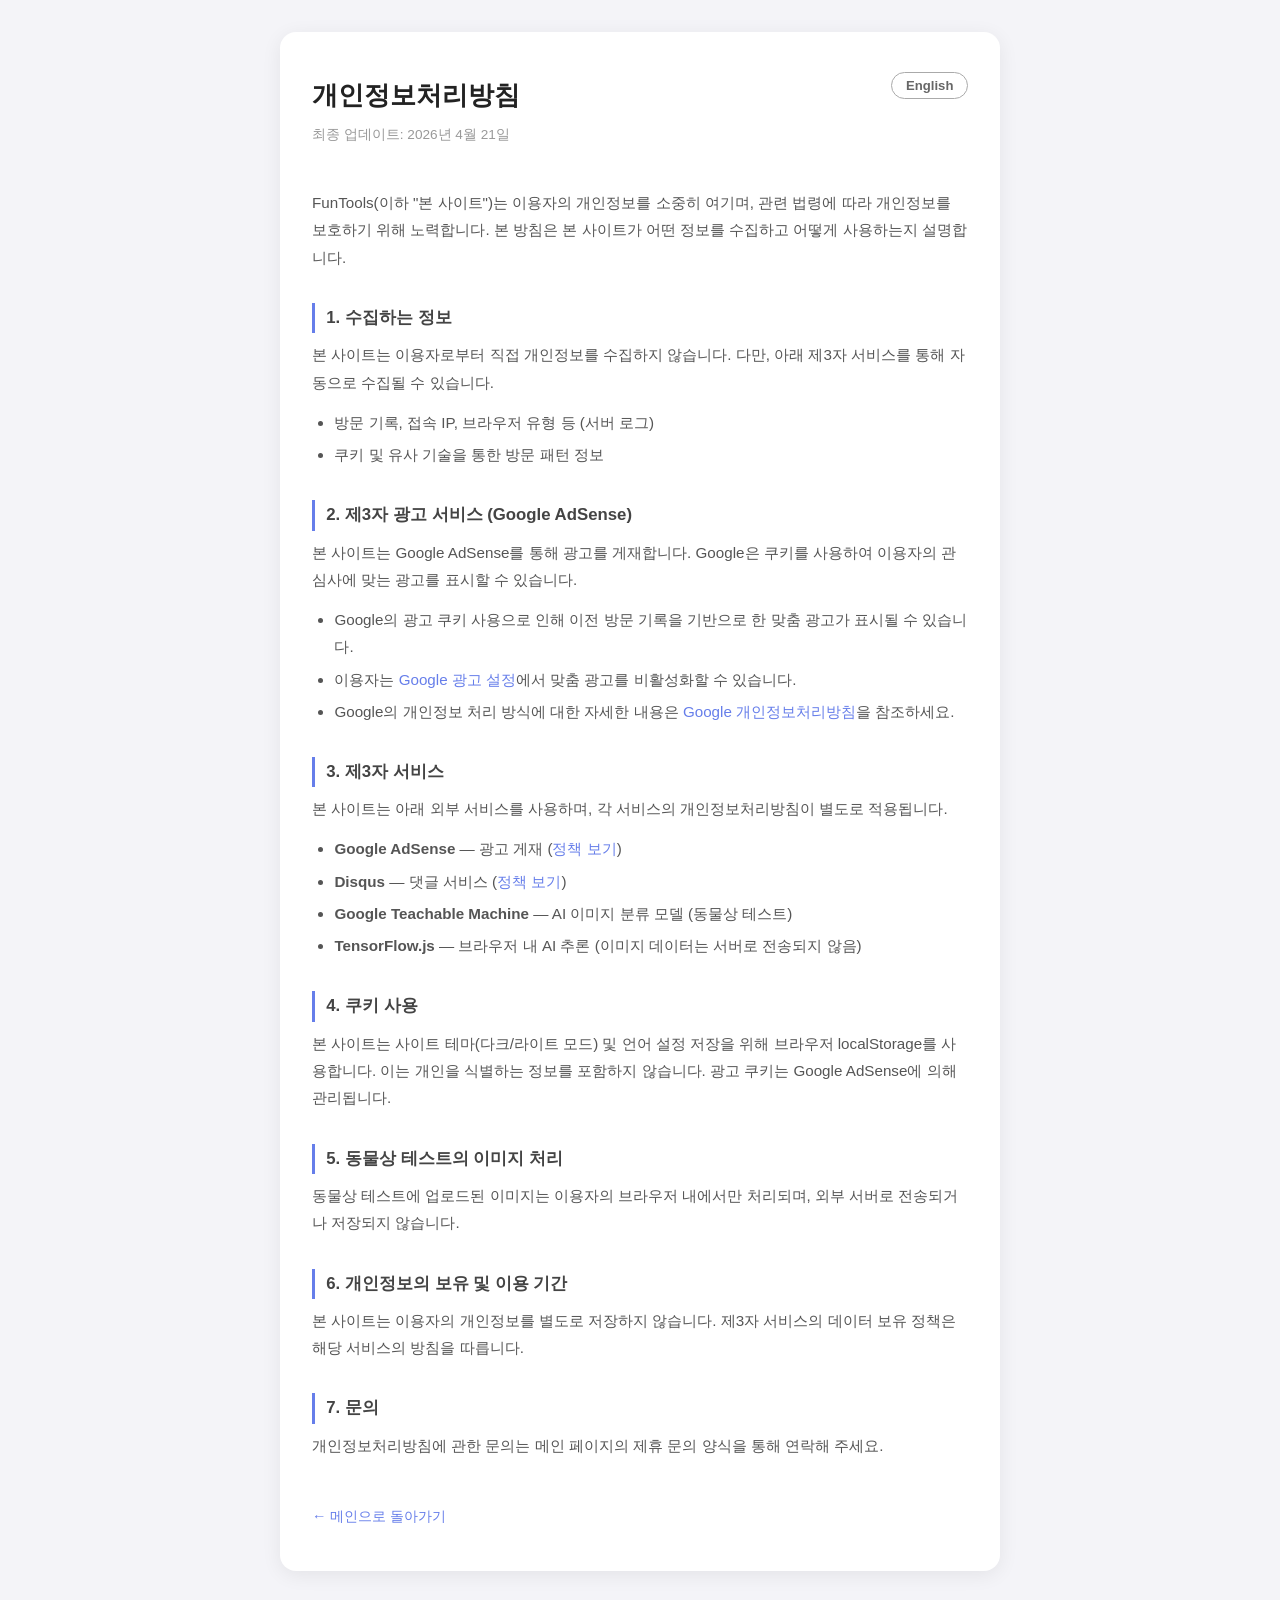
<file: privacy.html>
<!DOCTYPE html>
<html lang="ko">
<head>
    <!-- Google tag (gtag.js) -->
    <script async src="https://www.googletagmanager.com/gtag/js?id=G-L7MKMMWJH9"></script>
    <script>
      window.dataLayer = window.dataLayer || [];
      function gtag(){dataLayer.push(arguments);}
      gtag('js', new Date());

      gtag('config', 'G-L7MKMMWJH9');
    </script>
    <link rel="preconnect" href="https://www.googletagmanager.com">
    <link rel="preconnect" href="https://pagead2.googlesyndication.com" crossorigin>
    <link rel="dns-prefetch" href="https://www.clarity.ms">
    <meta charset="UTF-8">
    <meta name="viewport" content="width=device-width, initial-scale=1.0">
    <title>개인정보처리방침 | FunTools</title>
    <meta name="description" content="FunTools 개인정보처리방침 — 수집하는 정보, 광고 쿠키, 제3자 서비스 이용에 관한 안내입니다.">
    <meta name="robots" content="index, follow">
    <meta name="author" content="FunTools">
    <meta name="theme-color" content="#667eea">
    <!-- Canonical -->
    <link rel="canonical" href="https://hamsterman.sbs/privacy.html">
    <!-- hreflang -->
    <link rel="alternate" hreflang="ko" href="https://hamsterman.sbs/privacy.html">
    <link rel="alternate" hreflang="en" href="https://hamsterman.sbs/privacy.html">
    <link rel="alternate" hreflang="x-default" href="https://hamsterman.sbs/privacy.html">
    <!-- Open Graph -->
    <meta property="og:type" content="website">
    <meta property="og:site_name" content="FunTools">
    <meta property="og:title" content="개인정보처리방침 | FunTools">
    <meta property="og:description" content="FunTools 개인정보처리방침 — 수집하는 정보, 광고 쿠키, 제3자 서비스 이용에 관한 안내입니다.">
    <meta property="og:url" content="https://hamsterman.sbs/privacy.html">
    <meta property="og:locale" content="ko_KR">
    <meta property="og:locale:alternate" content="en_US">
    <!-- Twitter Card -->
    <meta name="twitter:card" content="summary">
    <meta name="twitter:title" content="개인정보처리방침 | FunTools">
    <meta name="twitter:description" content="FunTools 개인정보처리방침 — 수집하는 정보, 광고 쿠키, 제3자 서비스 이용에 관한 안내입니다.">
    <!-- Structured Data -->
    <script type="application/ld+json">
    {
      "@context": "https://schema.org",
      "@type": "WebPage",
      "name": "개인정보처리방침",
      "url": "https://hamsterman.sbs/privacy.html",
      "description": "FunTools 개인정보처리방침 — 수집하는 정보, 광고 쿠키, 제3자 서비스 이용에 관한 안내입니다.",
      "isPartOf": {
        "@type": "WebSite",
        "name": "FunTools",
        "url": "https://hamsterman.sbs/"
      }
    }
    </script>
    <meta name="google-adsense-account" content="ca-pub-7044177607385540">
    <link rel="icon" href="hamsterman.ico" type="image/x-icon">
    <script async src="https://pagead2.googlesyndication.com/pagead/js/adsbygoogle.js?client=ca-pub-7044177607385540" crossorigin="anonymous"></script>
    <style>
        * { box-sizing: border-box; margin: 0; padding: 0; }

        body {
            font-family: 'Apple SD Gothic Neo', 'Noto Sans KR', sans-serif;
            background: #f4f4f8;
            color: #333;
            line-height: 1.8;
            padding: 2rem 1rem 4rem;
        }

        .wrap {
            max-width: 720px;
            margin: 0 auto;
            background: white;
            border-radius: 16px;
            padding: 2.5rem 2rem;
            box-shadow: 0 4px 20px rgba(0,0,0,0.07);
        }

        .top-bar {
            display: flex;
            justify-content: space-between;
            align-items: flex-start;
            margin-bottom: 1.8rem;
        }

        .lang-toggle {
            padding: 0.3rem 0.85rem;
            border: 1.5px solid #aaa;
            border-radius: 20px;
            background: none;
            font-size: 0.82rem;
            font-weight: 600;
            cursor: pointer;
            color: #666;
            transition: border-color 0.2s, color 0.2s;
            flex-shrink: 0;
        }
        .lang-toggle:hover { border-color: #667eea; color: #667eea; }

        h1 { font-size: 1.6rem; font-weight: 800; color: #222; }
        .updated { font-size: 0.85rem; color: #999; margin-top: 0.3rem; }

        h2 {
            font-size: 1.05rem;
            font-weight: 700;
            margin: 2rem 0 0.5rem;
            color: #444;
            border-left: 3px solid #667eea;
            padding-left: 0.7rem;
        }

        p { margin-bottom: 0.8rem; font-size: 0.95rem; color: #555; }

        ul { padding-left: 1.4rem; margin-bottom: 0.8rem; }
        ul li { font-size: 0.95rem; color: #555; margin-bottom: 0.3rem; }

        a { color: #667eea; text-decoration: none; }
        a:hover { text-decoration: underline; }

        .footer-link { display: inline-block; margin-top: 2rem; font-size: 0.9rem; color: #667eea; }

        .lang-content { display: none; }
        .lang-content.active { display: block; }
    </style>
</head>
<body>
<div class="wrap">
    <div class="top-bar">
        <div>
            <h1 id="page-h1">개인정보처리방침</h1>
            <p class="updated" id="page-updated">최종 업데이트: 2026년 4월 21일</p>
        </div>
        <button class="lang-toggle" onclick="Lang.toggle()">English</button>
    </div>

    <!-- Korean content -->
    <div class="lang-content active" id="content-ko">
        <p>FunTools(이하 "본 사이트")는 이용자의 개인정보를 소중히 여기며, 관련 법령에 따라 개인정보를 보호하기 위해 노력합니다. 본 방침은 본 사이트가 어떤 정보를 수집하고 어떻게 사용하는지 설명합니다.</p>

        <h2>1. 수집하는 정보</h2>
        <p>본 사이트는 이용자로부터 직접 개인정보를 수집하지 않습니다. 다만, 아래 제3자 서비스를 통해 자동으로 수집될 수 있습니다.</p>
        <ul>
            <li>방문 기록, 접속 IP, 브라우저 유형 등 (서버 로그)</li>
            <li>쿠키 및 유사 기술을 통한 방문 패턴 정보</li>
        </ul>

        <h2>2. 제3자 광고 서비스 (Google AdSense)</h2>
        <p>본 사이트는 Google AdSense를 통해 광고를 게재합니다. Google은 쿠키를 사용하여 이용자의 관심사에 맞는 광고를 표시할 수 있습니다.</p>
        <ul>
            <li>Google의 광고 쿠키 사용으로 인해 이전 방문 기록을 기반으로 한 맞춤 광고가 표시될 수 있습니다.</li>
            <li>이용자는 <a href="https://www.google.com/settings/ads" target="_blank" rel="noopener">Google 광고 설정</a>에서 맞춤 광고를 비활성화할 수 있습니다.</li>
            <li>Google의 개인정보 처리 방식에 대한 자세한 내용은 <a href="https://policies.google.com/privacy" target="_blank" rel="noopener">Google 개인정보처리방침</a>을 참조하세요.</li>
        </ul>

        <h2>3. 제3자 서비스</h2>
        <p>본 사이트는 아래 외부 서비스를 사용하며, 각 서비스의 개인정보처리방침이 별도로 적용됩니다.</p>
        <ul>
            <li><strong>Google AdSense</strong> — 광고 게재 (<a href="https://policies.google.com/privacy" target="_blank" rel="noopener">정책 보기</a>)</li>
            <li><strong>Disqus</strong> — 댓글 서비스 (<a href="https://help.disqus.com/en/articles/1717103-disqus-privacy-policy" target="_blank" rel="noopener">정책 보기</a>)</li>
            <li><strong>Google Teachable Machine</strong> — AI 이미지 분류 모델 (동물상 테스트)</li>
            <li><strong>TensorFlow.js</strong> — 브라우저 내 AI 추론 (이미지 데이터는 서버로 전송되지 않음)</li>
        </ul>

        <h2>4. 쿠키 사용</h2>
        <p>본 사이트는 사이트 테마(다크/라이트 모드) 및 언어 설정 저장을 위해 브라우저 localStorage를 사용합니다. 이는 개인을 식별하는 정보를 포함하지 않습니다. 광고 쿠키는 Google AdSense에 의해 관리됩니다.</p>

        <h2>5. 동물상 테스트의 이미지 처리</h2>
        <p>동물상 테스트에 업로드된 이미지는 이용자의 브라우저 내에서만 처리되며, 외부 서버로 전송되거나 저장되지 않습니다.</p>

        <h2>6. 개인정보의 보유 및 이용 기간</h2>
        <p>본 사이트는 이용자의 개인정보를 별도로 저장하지 않습니다. 제3자 서비스의 데이터 보유 정책은 해당 서비스의 방침을 따릅니다.</p>

        <h2>7. 문의</h2>
        <p>개인정보처리방침에 관한 문의는 메인 페이지의 제휴 문의 양식을 통해 연락해 주세요.</p>

        <a class="footer-link" href="index.html">← 메인으로 돌아가기</a>
    </div>

    <!-- English content -->
    <div class="lang-content" id="content-en">
        <p>FunTools ("this site") values your privacy and strives to protect your personal information in accordance with applicable laws. This policy explains what information is collected and how it is used.</p>

        <h2>1. Information We Collect</h2>
        <p>This site does not directly collect personal information from users. However, the following may be collected automatically through third-party services.</p>
        <ul>
            <li>Visit logs, IP address, browser type, etc. (server logs)</li>
            <li>Visit pattern information via cookies and similar technologies</li>
        </ul>

        <h2>2. Third-Party Advertising (Google AdSense)</h2>
        <p>This site displays ads through Google AdSense. Google may use cookies to show ads based on your interests.</p>
        <ul>
            <li>Google's advertising cookies may show personalized ads based on your browsing history.</li>
            <li>You can disable personalized ads via <a href="https://www.google.com/settings/ads" target="_blank" rel="noopener">Google Ad Settings</a>.</li>
            <li>For more details on how Google handles data, see the <a href="https://policies.google.com/privacy" target="_blank" rel="noopener">Google Privacy Policy</a>.</li>
        </ul>

        <h2>3. Third-Party Services</h2>
        <p>This site uses the following external services, each governed by their own privacy policy.</p>
        <ul>
            <li><strong>Google AdSense</strong> — Advertising (<a href="https://policies.google.com/privacy" target="_blank" rel="noopener">View policy</a>)</li>
            <li><strong>Disqus</strong> — Comment system (<a href="https://help.disqus.com/en/articles/1717103-disqus-privacy-policy" target="_blank" rel="noopener">View policy</a>)</li>
            <li><strong>Google Teachable Machine</strong> — AI image classification model (Animal Face Test)</li>
            <li><strong>TensorFlow.js</strong> — In-browser AI inference (image data is never sent to a server)</li>
        </ul>

        <h2>4. Cookies & Local Storage</h2>
        <p>This site uses browser localStorage to save your theme (dark/light mode) and language preferences. This does not contain personally identifiable information. Advertising cookies are managed solely by Google AdSense.</p>

        <h2>5. Image Processing in the Animal Face Test</h2>
        <p>Images uploaded for the Animal Face Test are processed entirely within your browser and are never transmitted to or stored on any external server.</p>

        <h2>6. Data Retention</h2>
        <p>This site does not independently store any personal data. Data retention practices of third-party services are governed by their respective policies.</p>

        <h2>7. Contact</h2>
        <p>For questions about this Privacy Policy, please use the partnership inquiry form on the main page.</p>

        <a class="footer-link" href="index.html">← Back to Home</a>
    </div>
</div>

<script src="i18n.js"></script>
<script>
window.TRANSLATIONS = {
    ko: { 'page-title': '개인정보처리방침 | FunTools' },
    en: { 'page-title': 'Privacy Policy | FunTools' }
};

document.addEventListener('langchange', (e) => {
    const lang = e.detail.lang;
    document.getElementById('content-ko').classList.toggle('active', lang === 'ko');
    document.getElementById('content-en').classList.toggle('active', lang === 'en');
    document.getElementById('page-h1').textContent      = lang === 'ko' ? '개인정보처리방침' : 'Privacy Policy';
    document.getElementById('page-updated').textContent = lang === 'ko' ? '최종 업데이트: 2026년 4월 21일' : 'Last updated: April 21, 2026';
});

Lang.init();
</script>
<script>(function(c,l,a,r,i,t,y){c[a]=c[a]||function(){(c[a].q=c[a].q||[]).push(arguments)};t=l.createElement(r);t.async=1;t.src="https://www.clarity.ms/tag/"+i;y=l.getElementsByTagName(r)[0];y.parentNode.insertBefore(t,y)})(window,document,"clarity","script","wfk1ps9vyi");</script>
</body>
</html>
</file>
<file: style.css>
/* === Reset & Base === */
*, *::before, *::after { box-sizing: border-box; margin: 0; padding: 0; }

body {
    min-height: 100vh;
    font-family: 'Apple SD Gothic Neo', 'Noto Sans KR', sans-serif;
    background-color: #e9e9e9;
    transition: background-color 0.3s;
    color: #333;
}

body[data-theme="dark"] { background-color: #1a1a2e; color: #e0e0e0; }

/* === Page outer: centering wrapper === */
.page-outer {
    display: flex;
    justify-content: center;
    padding: 2rem 1rem 4rem;
}

/* === Page wrapper: main content column === */
.page-wrapper {
    width: 100%;
    max-width: 520px;
    display: flex;
    flex-direction: column;
    gap: 2rem;
}

/* Tablet */
@media (min-width: 640px) {
    .page-outer { padding: 2.5rem 1.5rem 4rem; }
}

/* Desktop */
@media (min-width: 960px) {
    .page-outer  { padding: 3rem 2rem 5rem; }
    .page-wrapper { max-width: 1020px; }
}

/* === Site header === */
.site-header {
    text-align: center;
    padding: 0.5rem 0;
}

.site-title {
    font-size: 2rem;
    font-weight: 900;
    color: #333;
    transition: color 0.3s;
}

body[data-theme="dark"] .site-title { color: #e0e0e0; }

.site-desc {
    font-size: 0.9rem;
    color: #888;
    margin-top: 0.3rem;
}

body[data-theme="dark"] .site-desc { color: #aaa; }

/* === Language toggle === */
.lang-toggle {
    display: inline-block;
    margin-top: 0.6rem;
    padding: 0.3rem 0.9rem;
    border: 1.5px solid #bbb;
    border-radius: 20px;
    background: none;
    font-size: 0.82rem;
    font-weight: 600;
    cursor: pointer;
    color: #666;
    transition: border-color 0.2s, color 0.2s;
}

.lang-toggle:hover { border-color: #667eea; color: #667eea; }
body[data-theme="dark"] .lang-toggle { color: #bbb; border-color: #555; }
body[data-theme="dark"] .lang-toggle:hover { border-color: #9a8fd8; color: #9a8fd8; }

/* === Tools grid: 1-col mobile → 2-col desktop === */
.tools-grid {
    display: grid;
    grid-template-columns: 1fr;
    gap: 1.5rem;
    width: 100%;
}

@media (min-width: 960px) {
    .tools-grid {
        grid-template-columns: 1fr 1fr;
        gap: 2rem;
        align-items: start;
    }
}

.tool-col {
    display: flex;
    flex-direction: column;
    gap: 1.2rem;
}

/* === Animal banner === */
.animal-banner {
    width: 100%;
    display: flex;
    align-items: center;
    gap: 1rem;
    background: linear-gradient(135deg, #667eea, #764ba2);
    border-radius: 14px;
    padding: 1.2rem 1.4rem;
    text-decoration: none;
    color: white;
    box-shadow: 0 4px 16px rgba(102, 126, 234, 0.4);
    transition: transform 0.15s, box-shadow 0.15s;
}

.animal-banner:hover {
    transform: translateY(-2px);
    box-shadow: 0 8px 24px rgba(102, 126, 234, 0.55);
}

.animal-banner:active { transform: scale(0.98); }

.animal-banner-icons { font-size: 1.8rem; letter-spacing: 0.1rem; flex-shrink: 0; }

.animal-banner-text { display: flex; flex-direction: column; gap: 0.2rem; flex: 1; }
.animal-banner-text strong { font-size: 1.05rem; font-weight: 800; }
.animal-banner-text span   { font-size: 0.82rem; opacity: 0.85; }

.animal-banner-arrow { font-size: 1.3rem; opacity: 0.8; flex-shrink: 0; }

/* === Content description sections === */
.content-section {
    width: 100%;
    background-color: #f0f0f0;
    border-radius: 12px;
    padding: 1.4rem 1.6rem;
    transition: background-color 0.3s;
}

body[data-theme="dark"] .content-section { background-color: #16213e; }

.section-title {
    font-size: 1rem;
    font-weight: 700;
    color: #333;
    margin-bottom: 0.5rem;
    transition: color 0.3s;
}

body[data-theme="dark"] .section-title { color: #ddd; }

.section-text {
    font-size: 0.88rem;
    color: #666;
    line-height: 1.75;
    transition: color 0.3s;
}

body[data-theme="dark"] .section-text { color: #aaa; }

/* === Contact section === */
.contact-section {
    width: 100%;
    background-color: #f0f0f0;
    border-radius: 12px;
    padding: 2rem;
    box-shadow: 0 4px 8px rgba(0, 0, 0, 0.07);
    transition: background-color 0.3s, color 0.3s;
}

body[data-theme="dark"] .contact-section {
    background-color: #16213e;
    box-shadow: 0 4px 8px rgba(0, 0, 0, 0.4);
}

/* On desktop, center the contact form */
@media (min-width: 960px) {
    .contact-section {
        max-width: 640px;
        margin: 0 auto;
        width: 100%;
    }
}

.contact-section h2 {
    margin: 0 0 1.5rem;
    font-size: 1.4rem;
    color: #333;
    transition: color 0.3s;
}

body[data-theme="dark"] .contact-section h2 { color: #e0e0e0; }

.form-group {
    display: flex;
    flex-direction: column;
    margin-bottom: 1.1rem;
}

.form-group label {
    font-size: 0.9rem;
    font-weight: bold;
    margin-bottom: 0.4rem;
    color: #555;
    transition: color 0.3s;
}

body[data-theme="dark"] .form-group label { color: #aaa; }

.form-group input,
.form-group textarea {
    padding: 0.65rem 0.85rem;
    border: 1px solid #ccc;
    border-radius: 8px;
    font-size: 1rem;
    font-family: inherit;
    background-color: #fff;
    color: #333;
    transition: border-color 0.2s, background-color 0.3s, color 0.3s;
    outline: none;
}

.form-group input:focus,
.form-group textarea:focus { border-color: #667eea; }

body[data-theme="dark"] .form-group input,
body[data-theme="dark"] .form-group textarea {
    background-color: #0f3460;
    border-color: #2a4a7f;
    color: #e0e0e0;
}

body[data-theme="dark"] .form-group input::placeholder,
body[data-theme="dark"] .form-group textarea::placeholder { color: #7a9cc0; }

.submit-btn {
    width: 100%;
    padding: 0.85rem;
    font-size: 1.05rem;
    font-weight: bold;
    cursor: pointer;
    border: none;
    border-radius: 8px;
    background-color: #4CAF50;
    color: white;
    transition: background-color 0.3s;
}

.submit-btn:hover:not(:disabled) { background-color: #45a049; }
.submit-btn:disabled { opacity: 0.6; cursor: not-allowed; }

.form-status {
    margin: 0.75rem 0 0;
    font-size: 0.9rem;
    text-align: center;
    min-height: 1.2em;
}

.form-status.success { color: #4CAF50; }
.form-status.error   { color: #e53935; }

/* === Disqus section === */
.disqus-section {
    width: 100%;
    background-color: #f0f0f0;
    border-radius: 12px;
    padding: 2rem;
    box-shadow: 0 4px 8px rgba(0, 0, 0, 0.07);
    transition: background-color 0.3s;
}

body[data-theme="dark"] .disqus-section {
    background-color: #16213e;
    box-shadow: 0 4px 8px rgba(0, 0, 0, 0.4);
}

/* === Footer === */
.site-footer {
    width: 100%;
    padding: 1.2rem 1rem 0.5rem;
    text-align: center;
    font-size: 0.82rem;
    color: #aaa;
}

.footer-nav {
    margin-top: 0.4rem;
    display: flex;
    justify-content: center;
    align-items: center;
    gap: 0.6rem;
}

.footer-nav a { color: #888; text-decoration: none; }
.footer-nav a:hover { color: #555; text-decoration: underline; }
.footer-nav span { color: #ccc; }
</file>
